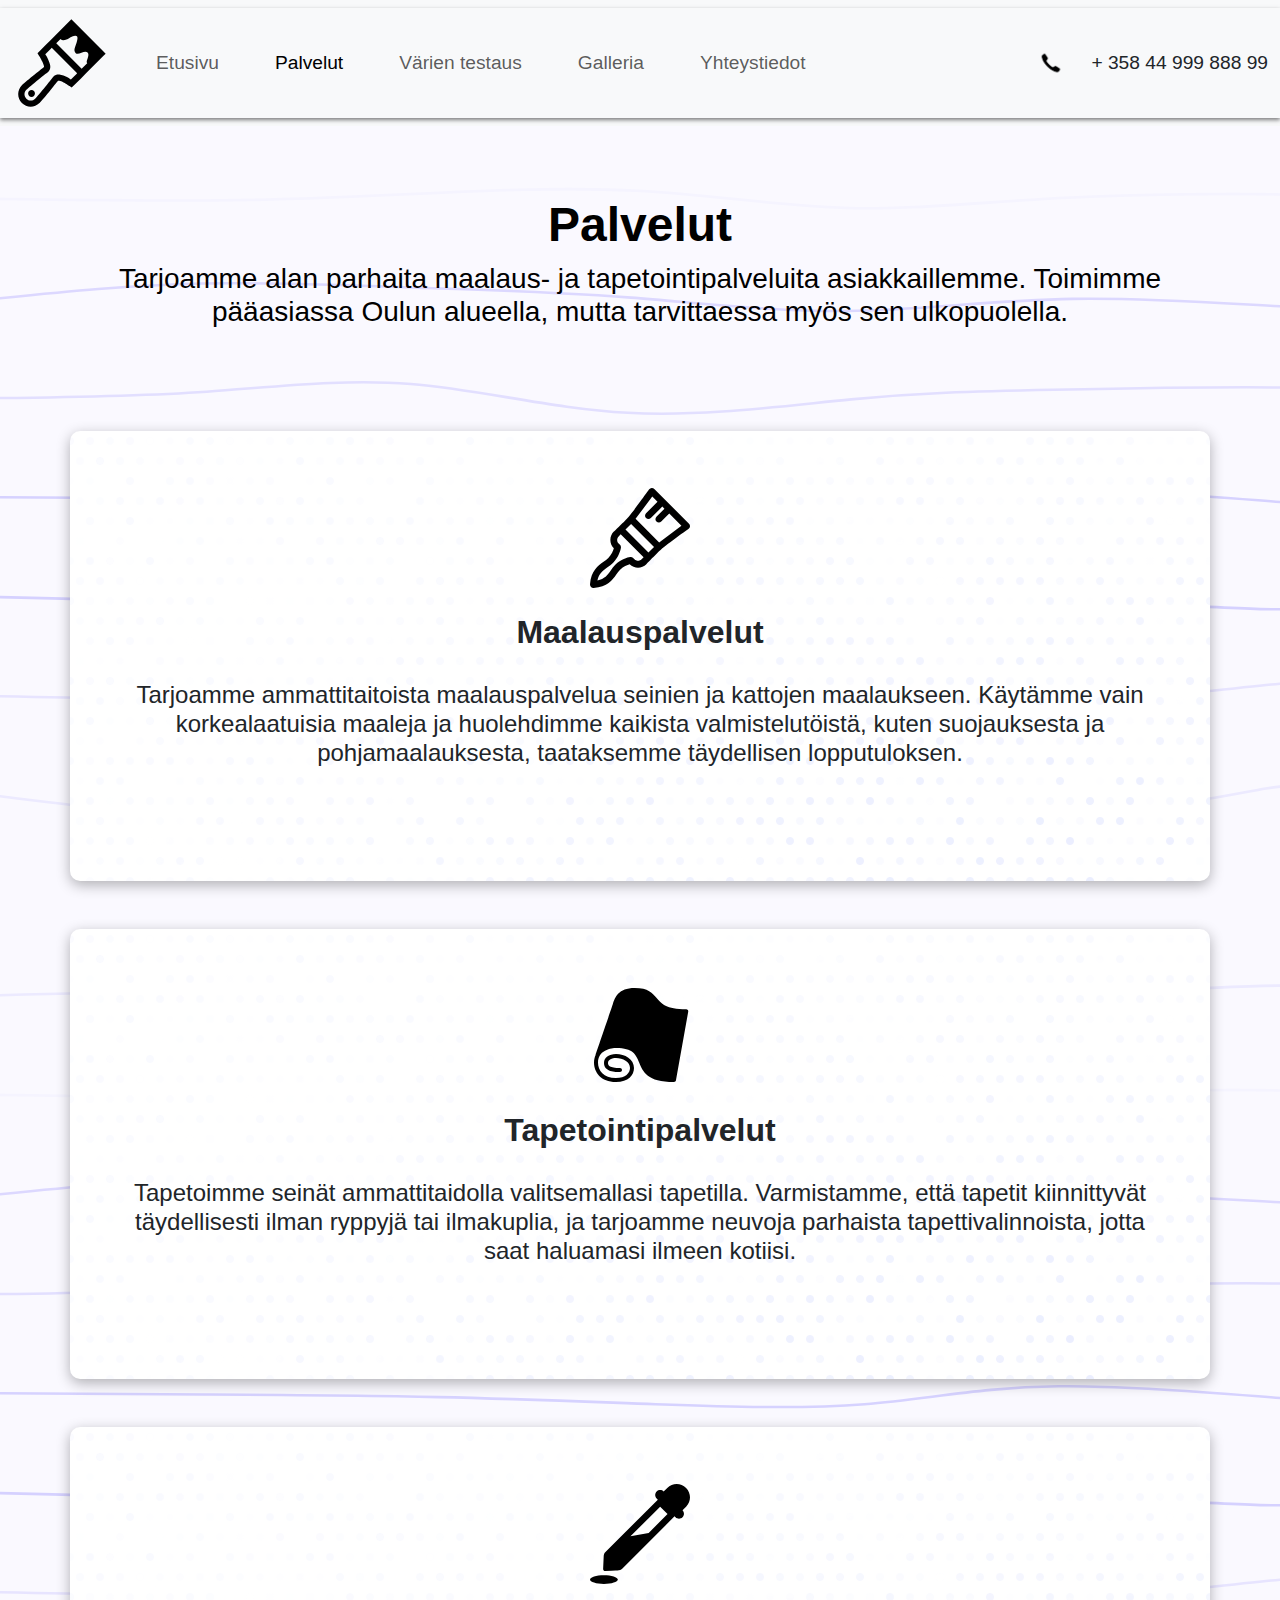
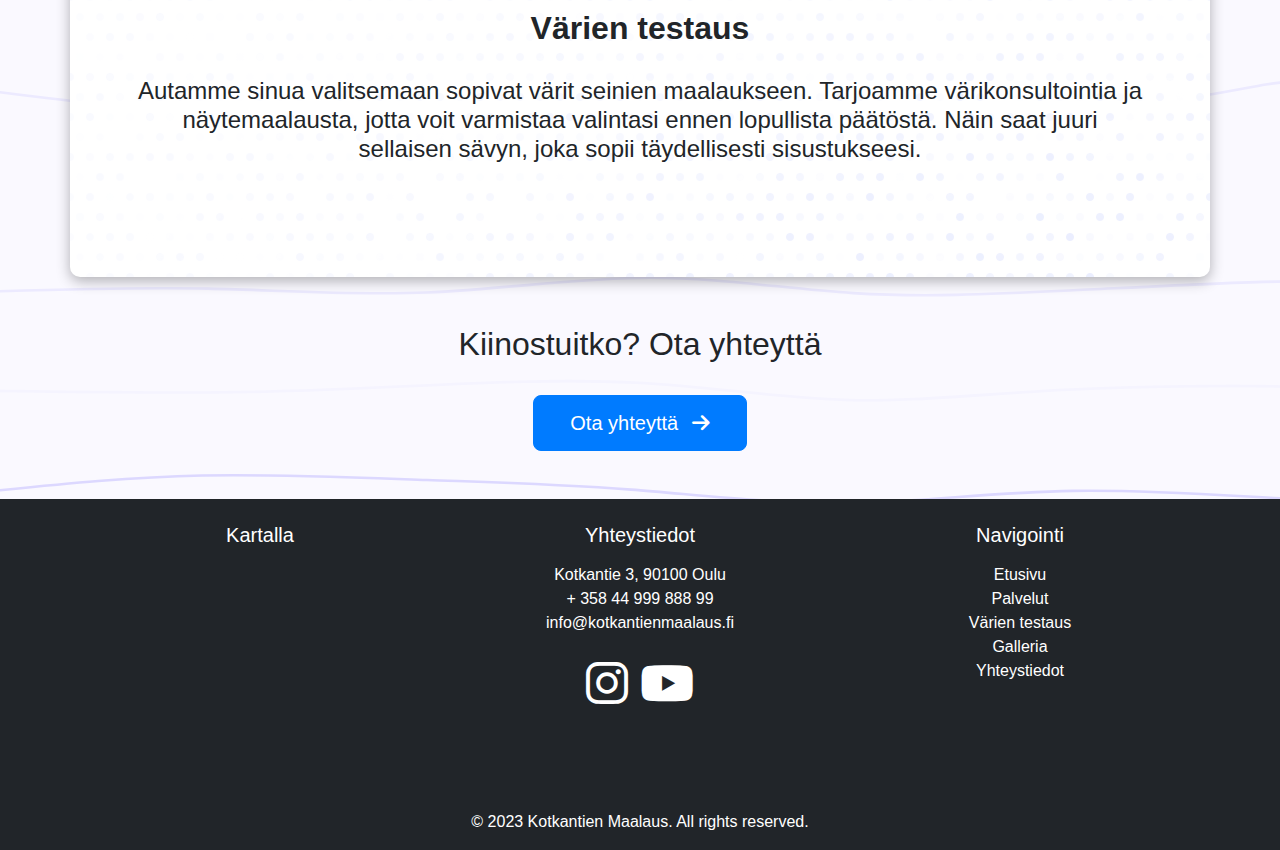
<file: html/Palvelut.html>
<!DOCTYPE html>
<html lang="fi">

<head>
    <meta charset="UTF-8">
    <meta name="viewport" content="width=device-width, initial-scale=1.0">
    <link href="https://cdn.jsdelivr.net/npm/bootstrap@5.3.3/dist/css/bootstrap.min.css" rel="stylesheet">
    <script src="https://cdn.jsdelivr.net/npm/bootstrap@5.3.3/dist/js/bootstrap.bundle.min.js"></script>
    <script src="../javascript/javascript.js"></script>
    <link rel="stylesheet" href="../css/style.css">
    <link rel="stylesheet" href="https://cdnjs.cloudflare.com/ajax/libs/font-awesome/6.0.0-beta3/css/all.min.css">

    <title>Palvelut</title></head>
    <link rel="icon" type="image/x-icon" href="images/logo.ico">
    <button id="backToTop" class="btn btn-primary" title="Back to Top">
        <i class="fas fa-chevron-up"></i>
    </button>
<body>
    <div class="loading-overlay">
        <div class="loader"></div>
    </div>
    <nav class="navbar navbar-expand-sm bg-light navbar-light">
        <div class="container-fluid">
            <a class="navbar-brand" href="index.html">
                <img src="images/logo.svg" alt="Logo" style="width:100px;">
            </a>
            <button class="navbar-toggler" type="button" data-bs-toggle="collapse" data-bs-target="#navbarNav">
                <span class="navbar-toggler-icon"></span>
            </button>
            <div class="collapse navbar-collapse" id="navbarNav">
                <ul class="navbar-nav me-auto">
                    <li class="nav-item">
                        <a class="nav-link" href="index.html">Etusivu</a>
                    </li>
                    <li class="nav-item">
                        <a class="nav-link active" href="Palvelut.html">Palvelut</a>
                    </li>
                    <li class="nav-item">
                        <a class="nav-link" href="Varit.html">Värien testaus</a>
                    </li>
                    <li class="nav-item">
                        <a class="nav-link" href="Galleria.html">Galleria</a>
                    </li>
                    <li class="nav-item">
                        <a class="nav-link" href="Yhteystiedot.html">Yhteystiedot</a>
                    </li>
                </ul>
                <div class="d-flex align-items-center">
                    <img src="images/phone.png" alt="phone" style="width:30px; margin-right: 10px;">
                    <a class="nav-link active" href="tel:+3584499988899">+ 358 44 999 888 99</a>
                </div>
            </div>
        </div>
    </nav>
    <section class="hero-section2">
        <div class="container">
            <h1>Palvelut</h1>
            <h3>Tarjoamme alan parhaita maalaus- ja tapetointipalveluita asiakkaillemme. Toimimme pääasiassa Oulun
                alueella, mutta tarvittaessa myös sen ulkopuolella.</h3><br>
        </div>
    </section>

    <div class="container mt-6">
        <div class="service-item">
            <img src="images/paint.svg" alt="paint" style="width:100px; margin: 25px;">
            <h2>Maalauspalvelut</h2>
            <h4>Tarjoamme ammattitaitoista maalauspalvelua seinien ja kattojen maalaukseen. Käytämme vain
                korkealaatuisia maaleja ja huolehdimme kaikista valmistelutöistä, kuten suojauksesta ja
                pohjamaalauksesta, taataksemme täydellisen lopputuloksen.</h4>
        </div>
    </div>
    <br><br>
    <div class="container mt-6">
        <div class="service-item">
            <img src="images/wallpaper.svg" alt="wallpaper" style="width:100px; margin: 25px;">
            <h2>Tapetointipalvelut</h2>
            <h4>Tapetoimme seinät ammattitaidolla valitsemallasi tapetilla. Varmistamme, että tapetit kiinnittyvät
                täydellisesti ilman ryppyjä tai ilmakuplia, ja tarjoamme neuvoja parhaista tapettivalinnoista, jotta
                saat haluamasi ilmeen kotiisi.</h4>
        </div>
    </div>
    <br><br>
    <div class="container mt-6">
        <div class="service-item">
            <img src="images/colorpick.svg" alt="colorpick" style="width:100px; margin: 25px;">
            <h2>Värien testaus</h2>
            <h4>Autamme sinua valitsemaan sopivat värit seinien maalaukseen. Tarjoamme värikonsultointia ja
                näytemaalausta, jotta voit varmistaa valintasi ennen lopullista päätöstä. Näin saat juuri sellaisen
                sävyn, joka sopii täydellisesti sisustukseesi.</h4>
        </div>
    </div>
    <br><br>

    <div style="text-align: center;">
        <h2>Kiinostuitko? Ota yhteyttä</h2><br>
        <a href="Yhteystiedot.html" class="btn btn-primary">Ota yhteyttä <i class="fas fa-arrow-right ms-2"></i></a>
      </div>
      
    <br><br>
    <footer>
        <div class="bg-dark text-white">
            <div class="container py-4">
                <div class="row justify-content-center text-center">
                    <div class="col-lg-4 mb-4 mb-lg-0">
                        <h5 class="text-white mb-3">Kartalla</h5>
                        <iframe
                            src="https://www.google.com/maps/embed?pb=!1m18!1m12!1m3!1d2087.8379692809362!2d25.508349977649235!3d65.00146934481731!2m3!1f0!2f0!3f0!3m2!1i1024!2i768!4f13.1!3m3!1m2!1s0x4681cd5aac2e0dcb%3A0xd0f738d563fe562d!2sKotkantie%203%2C%2090250%20Oulu%2C%20Suomi!5e1!3m2!1sfi!2sus!4v1717574402900!5m2!1sfi!2sus"
                            width="400" height="200" style="border:0;" allowfullscreen="" loading="lazy"
                            referrerpolicy="no-referrer-when-downgrade"></iframe>
                    </div>
                    <div class="col-lg-4 mb-4 mb-lg-0">
                        <h5 class="text-white mb-3">Yhteystiedot</h5>
                        <ul class="list-unstyled mb-0">
                            <li><a href="https://maps.app.goo.gl/LrHc7cmNsEPh6Z8Y8" class="text-white">Kotkantie 3,
                                    90100 Oulu</a></li>
                            <li><a href="tel:+3584499988899" class="text-white">+ 358 44 999 888 99</a></li>
                            <li><a href="mailto:info@kotkantienmaalaus.fi"
                                    class="text-white">info@kotkantienmaalaus.fi</a></li>
                        </ul>
                        <br>
                        <div class="social-icons">
                            <a href="https://www.instagram.com/osaopalvelut/" class="text-white me-2">
                                <i class="fab fa-instagram fa-3x"></i>
                            </a>
                            <a href="https://www.youtube.com/channel/UC3Iqv_zEnWSkxxi4hhwwvzQ" class="text-white">
                                <i class="fab fa-youtube fa-3x"></i>
                            </a>
                        </div>
                    </div>
                    <div class="col-lg-4">
                        <h5 class="text-white mb-3">Navigointi</h5>
                        <ul class="list-unstyled mb-0">
                            <li><a href="index.html" class="text-white">Etusivu</a></li>
                            <li><a href="Palvelut.html" class="text-white">Palvelut</a></li>
                            <li><a href="Varit.html" class="text-white">Värien testaus</a></li>
                            <li><a href="Galleria.html" class="text-white">Galleria</a></li>
                            <li><a href="Yhteystiedot.html" class="text-white">Yhteystiedot</a></li>
                        </ul>
                    </div>
                </div>
            </div>
            <div class="text-center py-3">
                <p class="mb-0">© 2023 Kotkantien Maalaus. All rights reserved.</p>
            </div>
        </div>
    </footer>
</body>

</html>
</file>
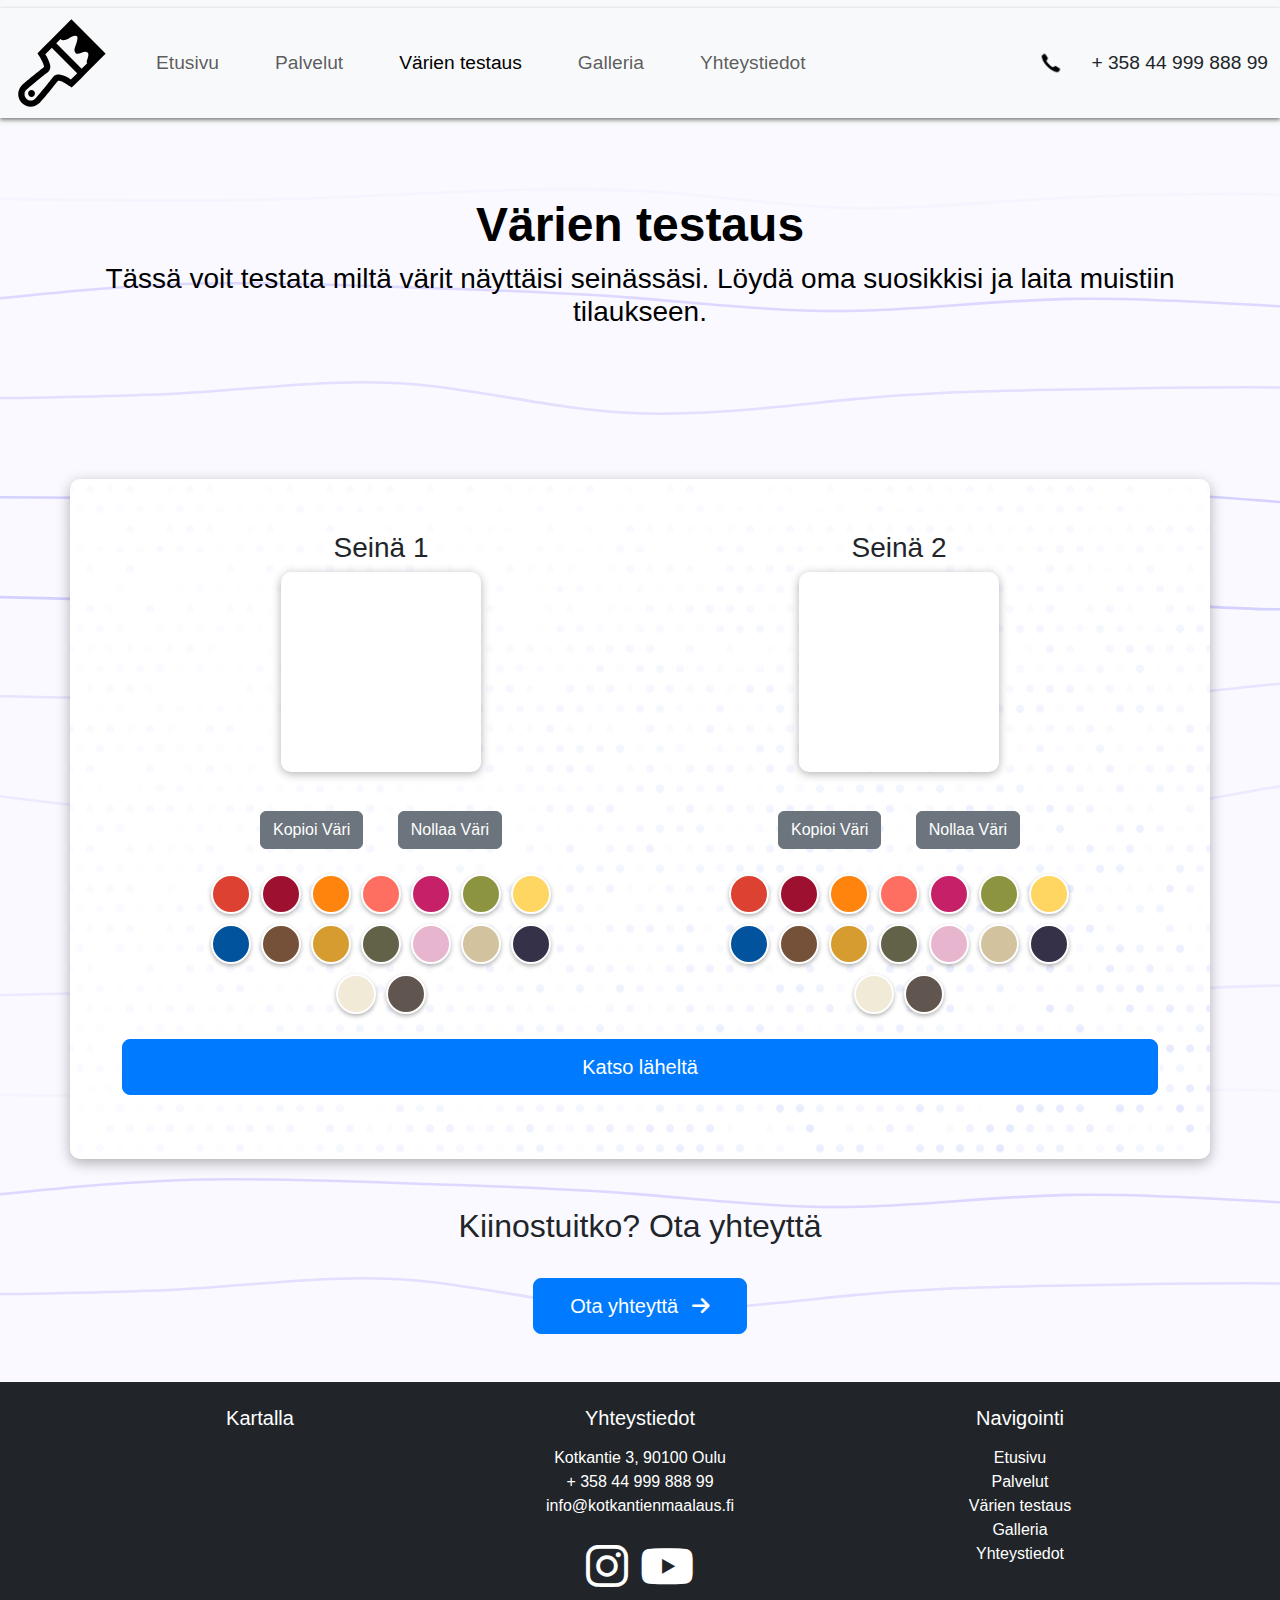
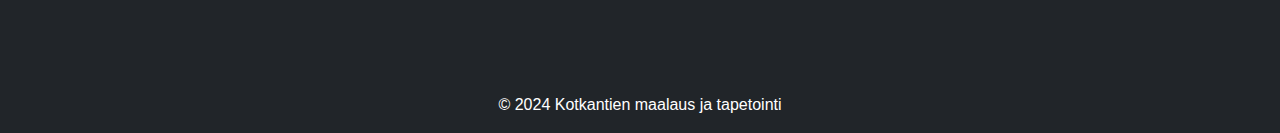
<file: html/Varit.html>
<!DOCTYPE html>
<html lang="fi">

<head>
    <meta charset="UTF-8">
    <meta name="viewport" content="width=device-width, initial-scale=1.0">
    <link href="https://cdn.jsdelivr.net/npm/bootstrap@5.3.3/dist/css/bootstrap.min.css" rel="stylesheet">
    <script src="https://cdn.jsdelivr.net/npm/bootstrap@5.3.3/dist/js/bootstrap.bundle.min.js"></script>
    <script src="../javascript/varit.js"></script>
    <link rel="stylesheet" href="../css/style.css">
    <link rel="stylesheet" href="https://cdnjs.cloudflare.com/ajax/libs/font-awesome/6.0.0-beta3/css/all.min.css">

    <title>Värien testaus</title>
    <link rel="icon" type="image/x-icon" href="images/logo.ico">
</head>
<button id="backToTop" class="btn btn-primary" title="Back to Top">
    <i class="fas fa-chevron-up"></i>
</button>
<body>
    <div class="loading-overlay">
        <div class="loader"></div>
    </div>
    <nav class="navbar navbar-expand-sm bg-light navbar-light">
        <div class="container-fluid">
            <a class="navbar-brand" href="index.html">
                <img src="images/logo.svg" alt="Logo" style="width:100px;">
            </a>
            <button class="navbar-toggler" type="button" data-bs-toggle="collapse" data-bs-target="#navbarNav">
                <span class="navbar-toggler-icon"></span>
            </button>
            <div class="collapse navbar-collapse" id="navbarNav">
                <ul class="navbar-nav me-auto">
                    <li class="nav-item">
                        <a class="nav-link" href="index.html">Etusivu</a>
                    </li>
                    <li class="nav-item">
                        <a class="nav-link" href="Palvelut.html">Palvelut</a>
                    </li>
                    <li class="nav-item">
                        <a class="nav-link active" href="Varit.html">Värien testaus</a>
                    </li>
                    <li class="nav-item">
                        <a class="nav-link" href="Galleria.html">Galleria</a>
                    </li>
                    <li class="nav-item">
                        <a class="nav-link" href="Yhteystiedot.html">Yhteystiedot</a>
                    </li>
                </ul>
                <div class="d-flex align-items-center">
                    <img src="images/phone.png" alt="phone" style="width:30px; margin-right: 10px;">
                    <a class="nav-link active" href="tel:+3584499988899">+ 358 44 999 888 99</a>
                </div>
            </div>
        </div>
    </nav>
    <section class="hero-section2">
        <div class="container">
            <h1>Värien testaus</h1>
            <h3>Tässä voit testata miltä värit näyttäisi seinässäsi. Löydä oma suosikkisi ja laita muistiin tilaukseen.
            </h3><br>
        </div>
    </section>
    <div class="container mt-5">
        <div class="row">
            <div class="col-md-6">
                <div class="color-palette">
                    <div class="color-testing">
                        <h3>Seinä 1</h3>
                        <div id="test-area-1" class="test-area"></div>
                    </div>
                </div>
                <div class="row mt-4">
                    <div class="col text-center">
                        <button class="btn btn-secondary" onclick="copyCurrentColor('test-area-1')">Kopioi Väri</button>

                        <button class="btn btn-secondary" onclick="resetColor('test-area-1')">Nollaa Väri</button>
                    </div>
                </div>
                <div class="colors">
                    <!-- 16 color buttons for Palette 1 -->
                    <button class="color" style="background-color: #DD4132;" data-color-name="Fiesta"
                        onclick="changeDivColor('#DD4132', 'test-area-1')"></button>
                    <button class="color" style="background-color: #9E1030;" data-color-name="Jester Red"
                        onclick="changeDivColor('#9E1030', 'test-area-1')"></button>
                    <button class="color" style="background-color: #FE840E;" data-color-name="Turmeric"
                        onclick="changeDivColor('#FE840E', 'test-area-1')"></button>
                    <button class="color" style="background-color: #FF6F61;" data-color-name="Living Coral"
                        onclick="changeDivColor('#FF6F61', 'test-area-1')"></button>
                    <button class="color" style="background-color: #C62168;" data-color-name="Pink Peacock"
                        onclick="changeDivColor('#C62168', 'test-area-1')"></button>
                    <button class="color" style="background-color: #8D9440;" data-color-name="Pepper Stem"
                        onclick="changeDivColor('#8D9440', 'test-area-1')"></button>
                    <button class="color" style="background-color: #FFD662;" data-color-name="Aspen Gold"
                        onclick="changeDivColor('#FFD662', 'test-area-1')"></button>
                    <button class="color" style="background-color: #00539C;" data-color-name="Princess Blue"
                        onclick="changeDivColor('#00539C', 'test-area-1')"></button>
                    <button class="color" style="background-color: #755139;" data-color-name="Toffee"
                        onclick="changeDivColor('#755139', 'test-area-1')"></button>
                    <button class="color" style="background-color: #D69C2F;" data-color-name="Mango Mojito"
                        onclick="changeDivColor('#D69C2F', 'test-area-1')"></button>
                    <button class="color" style="background-color: #616247;" data-color-name="Terrarium Moss"
                        onclick="changeDivColor('#616247', 'test-area-1')"></button>
                    <button class="color" style="background-color: #E8B5CE;" data-color-name="Sweet Lilac"
                        onclick="changeDivColor('#E8B5CE', 'test-area-1')"></button>
                    <button class="color" style="background-color: #D2C29D;" data-color-name="Soybean"
                        onclick="changeDivColor('#D2C29D', 'test-area-1')"></button>
                    <button class="color" style="background-color: #343148;" data-color-name="Eclipse"
                        onclick="changeDivColor('#343148', 'test-area-1')"></button>
                    <button class="color" style="background-color: #F0EAD6;" data-color-name="Sweet Corn"
                        onclick="changeDivColor('#F0EAD6', 'test-area-1')"></button>
                    <button class="color" style="background-color: #615550;" data-color-name="Brown Granite"
                        onclick="changeDivColor('#615550', 'test-area-1')"></button>

                </div>
            </div>
            <div class="col-md-6">
                <div class="color-palette">
                    <div class="color-testing">
                        <h3>Seinä 2</h3>
                        <div id="test-area-2" class="test-area"></div>
                    </div>
                </div>
                <div class="row mt-4">
                    <div class="col text-center">
                        <button class="btn btn-secondary" onclick="copyCurrentColor('test-area-2')">Kopioi Väri</button>

                        <button class="btn btn-secondary" onclick="resetColor('test-area-2')">Nollaa Väri</button>
                    </div>

                </div>

                <div class="colors">
                    <!-- 16 color buttons for Palette 1 -->
                    <button class="color" style="background-color: #DD4132;" data-color-name="Fiesta"
                        onclick="changeDivColor('#DD4132', 'test-area-2')"></button>
                    <button class="color" style="background-color: #9E1030;" data-color-name="Jester Red"
                        onclick="changeDivColor('#9E1030', 'test-area-2')"></button>
                    <button class="color" style="background-color: #FE840E;" data-color-name="Turmeric"
                        onclick="changeDivColor('#FE840E', 'test-area-2')"></button>
                    <button class="color" style="background-color: #FF6F61;" data-color-name="Living Coral"
                        onclick="changeDivColor('#FF6F61', 'test-area-2')"></button>
                    <button class="color" style="background-color: #C62168;" data-color-name="Pink Peacock"
                        onclick="changeDivColor('#C62168', 'test-area-2')"></button>
                    <button class="color" style="background-color: #8D9440;" data-color-name="Pepper Stem"
                        onclick="changeDivColor('#8D9440', 'test-area-2')"></button>
                    <button class="color" style="background-color: #FFD662;" data-color-name="Aspen Gold"
                        onclick="changeDivColor('#FFD662', 'test-area-2')"></button>
                    <button class="color" style="background-color: #00539C;" data-color-name="Princess Blue"
                        onclick="changeDivColor('#00539C', 'test-area-2')"></button>
                    <button class="color" style="background-color: #755139;" data-color-name="Toffee"
                        onclick="changeDivColor('#755139', 'test-area-2')"></button>
                    <button class="color" style="background-color: #D69C2F;" data-color-name="Mango Mojito"
                        onclick="changeDivColor('#D69C2F', 'test-area-2')"></button>
                    <button class="color" style="background-color: #616247;" data-color-name="Terrarium Moss"
                        onclick="changeDivColor('#616247', 'test-area-2')"></button>
                    <button class="color" style="background-color: #E8B5CE;" data-color-name="Sweet Lilac"
                        onclick="changeDivColor('#E8B5CE', 'test-area-2')"></button>
                    <button class="color" style="background-color: #D2C29D;" data-color-name="Soybean"
                        onclick="changeDivColor('#D2C29D', 'test-area-2')"></button>
                    <button class="color" style="background-color: #343148;" data-color-name="Eclipse"
                        onclick="changeDivColor('#343148', 'test-area-2')"></button>
                    <button class="color" style="background-color: #F0EAD6;" data-color-name="Sweet Corn"
                        onclick="changeDivColor('#F0EAD6', 'test-area-2')"></button>
                    <button class="color" style="background-color: #615550;" data-color-name="Brown Granite"
                        onclick="changeDivColor('#615550', 'test-area-2')"></button>

                </div>
            </div>   
            <button class="btn btn-primary btn-lg" onclick="showColorsInModal()">
                Katso läheltä
            </button>

            <div class="modal fade" id="colorModal" tabindex="-1" aria-labelledby="colorModalLabel" aria-hidden="true">
                <div class="modal-dialog modal-lg">
                    <div class="modal-content">
                        <div class="modal-header">
                            <h5 class="modal-title" id="colorModalLabel">Värien yhdistelmä</h5>
                            <button type="button" class="btn-close" data-bs-dismiss="modal" aria-label="Close"></button>
                        </div>
                        <div class="modal-body">
                            <div class="row">
                                <div class="col-md-6">
                                    <div id="modal-test-area-1" class="modal-test-area"></div>
                                </div>
                                <div class="col-md-6">
                                    <div id="modal-test-area-2" class="modal-test-area"></div>
                                </div>
                            </div>
                        </div>
                        <div class="modal-footer">
                            <button type="button" class="btn btn-secondary" data-bs-dismiss="modal">Sulje</button>
                        </div>
                    </div>
                </div>
            </div>
        </div>
    </div>
    <br><br>
    <div style="text-align: center;">
        <h2>Kiinostuitko? Ota yhteyttä</h2><br>
        <a href="Yhteystiedot.html" class="btn btn-primary">Ota yhteyttä <i class="fas fa-arrow-right ms-2"></i></a>
      </div>
      <br><br>
    <footer>
        <div class="bg-dark text-white">
            <div class="container py-4">
                <div class="row justify-content-center text-center">
                    <div class="col-lg-4 mb-4 mb-lg-0">
                        <h5 class="text-white mb-3">Kartalla</h5>
                        <iframe
                            src="https://www.google.com/maps/embed?pb=!1m18!1m12!1m3!1d2087.8379692809362!2d25.508349977649235!3d65.00146934481731!2m3!1f0!2f0!3f0!3m2!1i1024!2i768!4f13.1!3m3!1m2!1s0x4681cd5aac2e0dcb%3A0xd0f738d563fe562d!2sKotkantie%203%2C%2090250%20Oulu%2C%20Suomi!5e1!3m2!1sfi!2sus!4v1717574402900!5m2!1sfi!2sus"
                            width="400" height="200" style="border:0;" allowfullscreen="" loading="lazy"
                            referrerpolicy="no-referrer-when-downgrade"></iframe>
                    </div>
                    <div class="col-lg-4 mb-4 mb-lg-0">
                        <h5 class="text-white mb-3">Yhteystiedot</h5>
                        <ul class="list-unstyled mb-0">
                            <li><a href="https://maps.app.goo.gl/LrHc7cmNsEPh6Z8Y8" class="text-white">Kotkantie 3,
                                    90100 Oulu</a></li>
                            <li><a href="tel:+3584499988899" class="text-white">+ 358 44 999 888 99</a></li>
                            <li><a href="mailto:info@kotkantienmaalaus.fi"
                                    class="text-white">info@kotkantienmaalaus.fi</a></li>
                        </ul>
                        <br>
                        <div class="social-icons">
                            <a href="https://www.instagram.com/osaopalvelut/" class="text-white me-2">
                                <i class="fab fa-instagram fa-3x"></i>
                            </a>
                            <a href="https://www.youtube.com/channel/UC3Iqv_zEnWSkxxi4hhwwvzQ" class="text-white">
                                <i class="fab fa-youtube fa-3x"></i>
                            </a>
                        </div>
                    </div>
                    <div class="col-lg-4">
                        <h5 class="text-white mb-3">Navigointi</h5>
                        <ul class="list-unstyled mb-0">
                            <li><a href="index.html" class="text-white">Etusivu</a></li>
                            <li><a href="Palvelut.html" class="text-white">Palvelut</a></li>
                            <li><a href="Varit.html" class="text-white">Värien testaus</a></li>
                            <li><a href="Galleria.html" class="text-white">Galleria</a></li>
                            <li><a href="Yhteystiedot.html" class="text-white">Yhteystiedot</a></li>
                        </ul>
                    </div>
                </div>
            </div>
            <div class="bg-dark text-white text-center py-3">
                © 2024 Kotkantien maalaus ja tapetointi
            </div>
        </div>
    </footer>
</body>

</html>
</file>
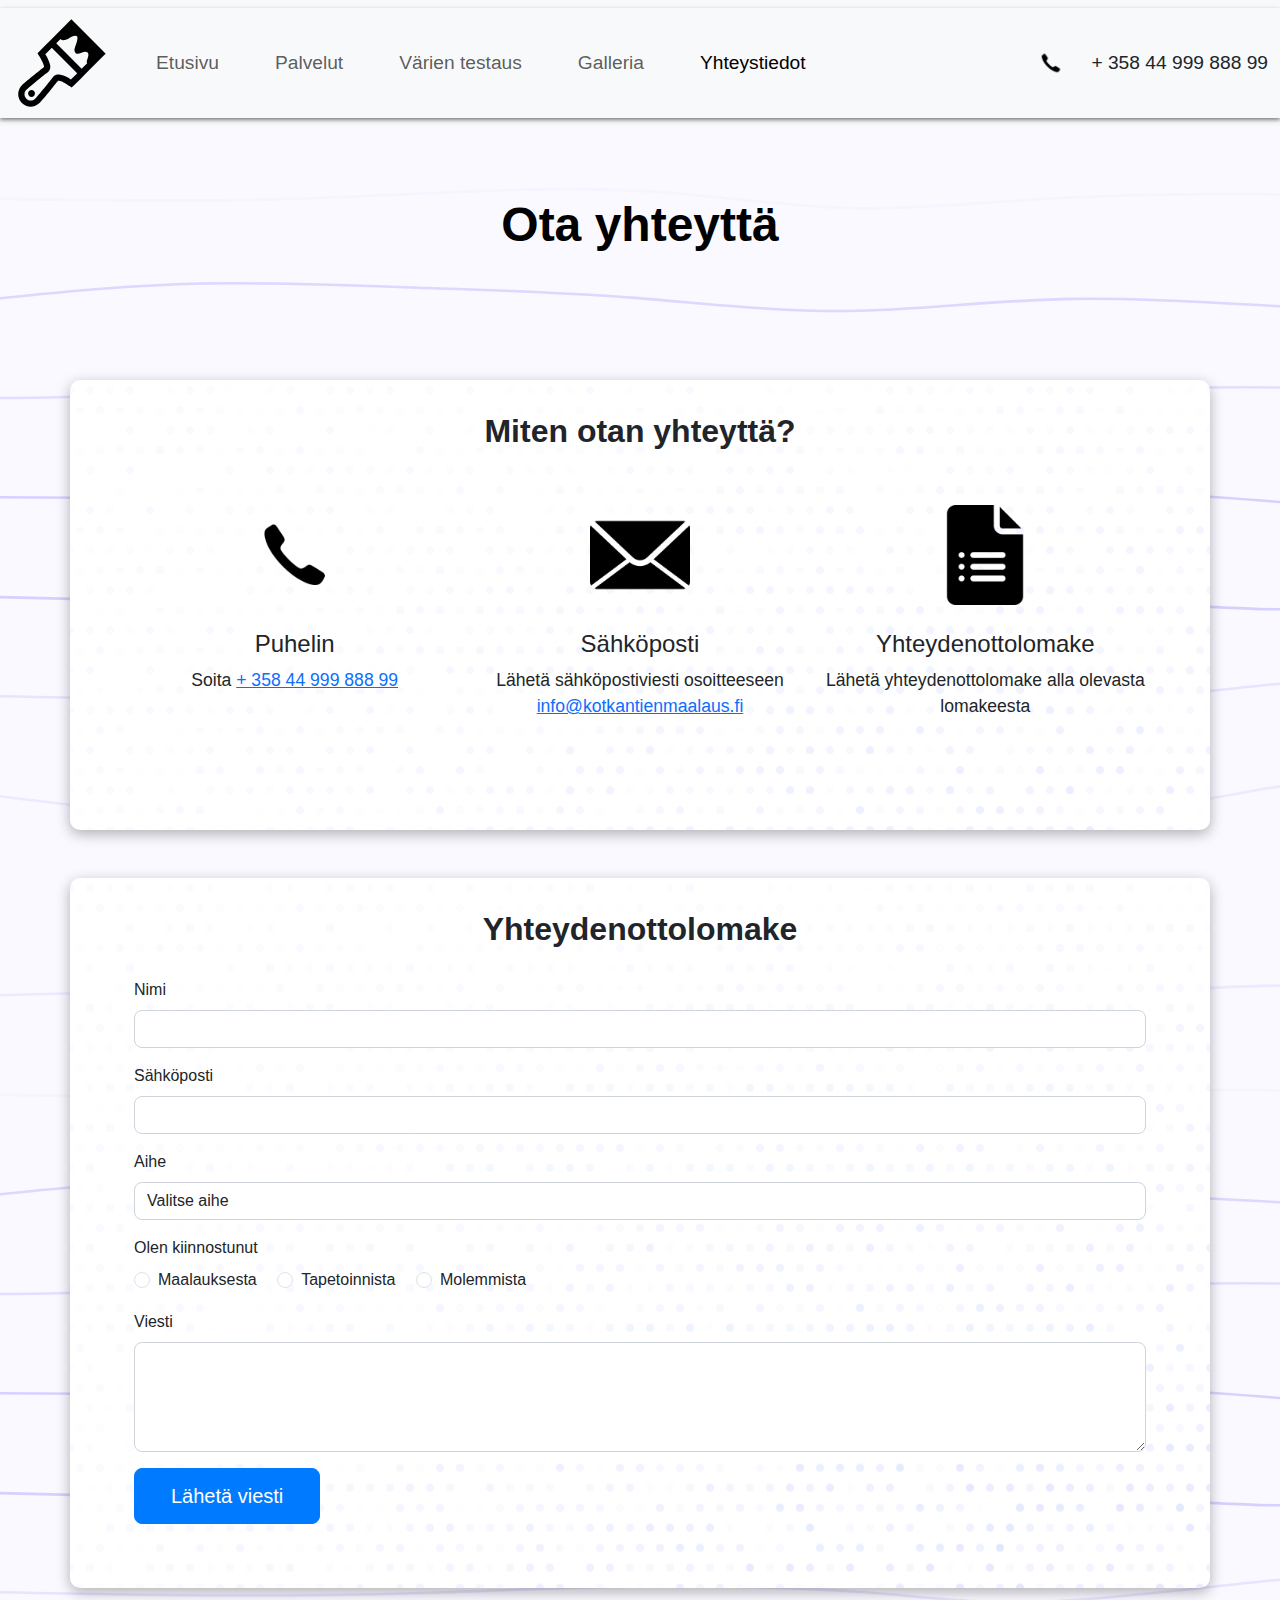
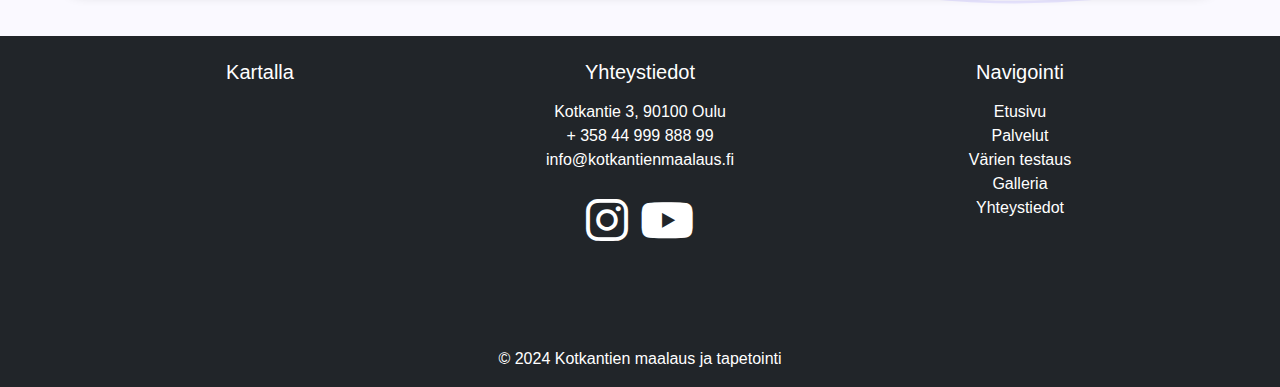
<file: html/Yhteystiedot.html>
<!DOCTYPE html>
<html lang="fi">

<head>
    <meta charset="UTF-8">
    <meta name="viewport" content="width=device-width, initial-scale=1.0">
    <link href="https://cdn.jsdelivr.net/npm/bootstrap@5.3.3/dist/css/bootstrap.min.css" rel="stylesheet">
    <script src="https://cdn.jsdelivr.net/npm/bootstrap@5.3.3/dist/js/bootstrap.bundle.min.js"></script>
    <script src="../javascript/javascript.js"></script>
    <link rel="stylesheet" href="../css/style.css">
    <link rel="stylesheet" href="https://cdnjs.cloudflare.com/ajax/libs/font-awesome/6.0.0-beta3/css/all.min.css">

    <title>Yhteystiedot</title>
    <link rel="icon" type="image/x-icon" href="images/logo.ico">
</head>
<button id="backToTop" class="btn btn-primary" title="Back to Top">
    <i class="fas fa-chevron-up"></i>
</button>
<body>
    <div class="loading-overlay">
        <div class="loader"></div>
    </div>
    <nav class="navbar navbar-expand-sm bg-light navbar-light">
        <div class="container-fluid">
            <a class="navbar-brand" href="index.html">
                <img src="images/logo.svg" alt="Logo" style="width:100px;">
            </a>
            <button class="navbar-toggler" type="button" data-bs-toggle="collapse" data-bs-target="#navbarNav">
                <span class="navbar-toggler-icon"></span>
            </button>
            <div class="collapse navbar-collapse" id="navbarNav">
                <ul class="navbar-nav me-auto">
                    <li class="nav-item">
                        <a class="nav-link" href="index.html">Etusivu</a>
                    </li>
                    <li class="nav-item">
                        <a class="nav-link" href="Palvelut.html">Palvelut</a>
                    </li>
                    <li class="nav-item">
                        <a class="nav-link" href="Varit.html">Värien testaus</a>
                    </li>
                    <li class="nav-item">
                        <a class="nav-link" href="Galleria.html">Galleria</a>
                    </li>
                    <li class="nav-item">
                        <a class="nav-link active" href="Yhteystiedot.html">Yhteystiedot</a>
                    </li>
                </ul>
                <div class="d-flex align-items-center">
                    <img src="images/phone.png" alt="phone" style="width:30px; margin-right: 10px;">
                    <a class="nav-link active" href="tel:+3584499988899">+ 358 44 999 888 99</a>
                </div>
            </div>
        </div>
    </nav>
    <section class="hero-section2">
        <div class="container">
            <h1>Ota yhteyttä</h1>
        </div>
    </section>
    <div class="container mt-5">
        <h2>Miten otan yhteyttä?</h2>
        <div class="row">
            <div class="col-md-4 text-center">
                <a href="tel:+3584499988899">
                    <img src="images/phone.png" alt="paint" style="width:100px; margin: 25px;">
                </a>
                <h3>Puhelin</h3>
                <p>Soita <a href="tel:+3584499988899">+ 358 44 999 888 99</a></p>
            </div>
            
            <div class="col-md-4 text-center">
                <a href="mailto:info@kotkantienmaalaus.fi">
                <img src="images/email.png" alt="wallpaper" style="width:100px; margin: 25px;">
            </a>
                <h3>Sähköposti</h3>
                <p>Lähetä sähköpostiviesti osoitteeseen <a
                        href="mailto:info@kotkantienmaalaus.fi">info@kotkantienmaalaus.fi</a> </p>
            </div>
            <div class="col-md-4 text-center">
                <img src="images/form.png" alt="color pick" style="width:100px; margin: 25px;">
                <h3>Yhteydenottolomake</h3>
                <p>Lähetä yhteydenottolomake alla olevasta lomakeesta</p>
            </div>
        </div>
    </div>
    <div class="container mt-5">
        <h2>Yhteydenottolomake</h2>
        <form id="contactForm" action="#" method="POST" novalidate>
            <!-- Lomakkeen kentät -->
            <div class="mb-3">
                <label for="name" class="form-label">Nimi</label>
                <input type="text" class="form-control" id="name" name="name" required>
                <div class="invalid-feedback">Ole hyvä ja anna nimesi.</div>
            </div>
            <div class="mb-3">
                <label for="email" class="form-label">Sähköposti</label>
                <input type="email" class="form-control" id="email" name="email" required>
                <div class="invalid-feedback">Ole hyvä ja anna sähköpostiosoitteesi.</div>
            </div>
            <div class="mb-3">
                <label for="subject" class="form-label">Aihe</label>
                <select class="form-control" id="subject" name="subject" required>
                    <option value="" disabled selected>Valitse aihe</option>
                    <option value="Yleinen tiedustelu">Yleinen tiedustelu</option>
                    <option value="Palautetta">Palautetta</option>
                    <option value="Tarjouspyyntö">Tarjouspyyntö</option>
                    <option value="Muu">Muu</option>
                </select>
                <div class="invalid-feedback">Ole hyvä ja valitse aihe.</div>
            </div>
            <div class="mb-3">
                <label for="interest" class="form-label">Olen kiinnostunut</label>
                <div>
                    <div class="form-check form-check-inline">
                        <input class="form-check-input" type="radio" name="interest" id="painting" value="Maalauksesta" required>
                        <label class="form-check-label" for="painting">Maalauksesta</label>
                    </div>
                    <div class="form-check form-check-inline">
                        <input class="form-check-input" type="radio" name="interest" id="wallpapering" value="Tapetoinnista" required>
                        <label class="form-check-label" for="wallpapering">Tapetoinnista</label>
                    </div>
                    <div class="form-check form-check-inline">
                        <input class="form-check-input" type="radio" name="interest" id="both" value="Molemmista" required>
                        <label class="form-check-label" for="both">Molemmista</label>
                    </div>
                    <div class="invalid-feedback">Ole hyvä ja valitse yksi vaihtoehto.</div>
                </div>
            </div>
            <div class="mb-3">
                <label for="message" class="form-label">Viesti</label>
                <textarea class="form-control" id="message" name="message" rows="4" required></textarea>
                <div class="invalid-feedback">Ole hyvä ja kirjoita viestisi.</div>
            </div>
            <button type="submit" class="btn btn-primary">Lähetä viesti</button>
        </form></div>
    <br><br>
    <footer>
        <div class="bg-dark text-white">
            <div class="container py-4">
                <div class="row justify-content-center text-center">
                    <div class="col-lg-4 mb-4 mb-lg-0">
                        <h5 class="text-white mb-3">Kartalla</h5>
                        <iframe
                            src="https://www.google.com/maps/embed?pb=!1m18!1m12!1m3!1d2087.8379692809362!2d25.508349977649235!3d65.00146934481731!2m3!1f0!2f0!3f0!3m2!1i1024!2i768!4f13.1!3m3!1m2!1s0x4681cd5aac2e0dcb%3A0xd0f738d563fe562d!2sKotkantie%203%2C%2090250%20Oulu%2C%20Suomi!5e1!3m2!1sfi!2sus!4v1717574402900!5m2!1sfi!2sus"
                            width="400" height="200" style="border:0;" allowfullscreen="" loading="lazy"
                            referrerpolicy="no-referrer-when-downgrade"></iframe>
                    </div>
                    <div class="col-lg-4 mb-4 mb-lg-0">
                        <h5 class="text-white mb-3">Yhteystiedot</h5>
                        <ul class="list-unstyled mb-0">
                            <li><a href="https://maps.app.goo.gl/LrHc7cmNsEPh6Z8Y8" class="text-white">Kotkantie 3,
                                    90100 Oulu</a></li>
                            <li><a href="tel:+3584499988899" class="text-white">+ 358 44 999 888 99</a></li>
                            <li><a href="mailto:info@kotkantienmaalaus.fi"
                                    class="text-white">info@kotkantienmaalaus.fi</a></li>
                        </ul>
                        <br>
                        <div class="social-icons">
                            <a href="https://www.instagram.com/osaopalvelut/" class="text-white me-2">
                                <i class="fab fa-instagram fa-3x"></i>
                            </a>
                            <a href="https://www.youtube.com/channel/UC3Iqv_zEnWSkxxi4hhwwvzQ" class="text-white">
                                <i class="fab fa-youtube fa-3x"></i>
                            </a>
                        </div>
                    </div>
                    <div class="col-lg-4">
                        <h5 class="text-white mb-3">Navigointi</h5>
                        <ul class="list-unstyled mb-0">
                            <li><a href="index.html" class="text-white">Etusivu</a></li>
                            <li><a href="Palvelut.html" class="text-white">Palvelut</a></li>
                            <li><a href="Varit.html" class="text-white">Värien testaus</a></li>
                            <li><a href="Galleria.html" class="text-white">Galleria</a></li>
                            <li><a href="Yhteystiedot.html" class="text-white">Yhteystiedot</a></li>
                        </ul>
                    </div>
                </div>
            </div>
            <div class="bg-dark text-white text-center py-3">
                © 2024 Kotkantien maalaus ja tapetointi
            </div>
        </div>
    </footer>
</body>

</html>
</file>
<file: css/style.css>
body {
    font-family: Arial, sans-serif;
    background-image: url('images/magicpattern-wave-generator-1718778646222.svg');
    background-size:contain;
}



.navbar-nav .nav-link {
    font-size: 1.2rem;
    margin-right: 20px;
    margin-left: 20px;
    transition: color 0.2s ease, transform 0.2s ease;
    text-decoration: none;
}

.navbar-nav .nav-link:hover {
    color: #000000;
    transform: scale(1.1);
}

.d-flex .nav-link {
    font-size: 1.2rem;
    margin-left: 15px;
    text-decoration: none;
}

.d-flex img {
    width: 30px;
    margin-right: 15px;
}

button:hover,
.btn-primary:hover,
.btn-secondary:hover {
    transform: scale(1.05);
    transition: transform 0.2s ease;
}

.container-fluid h1 {
    font-size: 3rem;
}

.container-fluid {
    box-shadow: 0 2px 4px rgba(0, 0, 0, 0.5);
}


.text {
    position: absolute;
    top: 50%;
    left: 50%;
    transform: translate(-50%, -50%);
    z-index: 2;
    color: black;
    text-align: center;
}

h1 {
    font-size: 3rem;
    font-weight: bold;
}

.container h2 {
    text-align: center;
    margin-bottom: 30px;
    font-weight: bold;
}

.col-md-4 {
    margin-bottom: 30px;
}

.col-md-4 h3 {
    font-size: 1.5rem;
}

.col-md-4 p {
    font-size: 1.1rem;
}

/* Add styles for color palette and testing area */
.color-palette {
    margin-bottom: 20px;
}

.colors {
    display: flex;
    flex-wrap: wrap;
    justify-content: center;
    /* Keskitä vaakasuunnassa */
    gap: 10px;
    /* Väli napin ja toisen välillä */
    width: 75%;
    /* Dynaaminen leveys */
    margin: 0 auto;
    /* Keskittää vaakasuunnassa */
    margin-bottom: 25px;
    /* Alareunaan marginaali */
}


.color {
    width: 40px;
    height: 40px;
    border-radius: 50%;
    border: 2px solid #fff;
    box-shadow: 0 2px 4px rgba(0, 0, 0, 0.3);
    cursor: pointer;
    transition: transform 0.2s ease;

}

.color:hover {
    transform: scale(1.1);
}

.color-testing {
    margin-top: 20px;
    text-align: center;

}

.test-area {
    display: flex;
    justify-content: center;
    align-items: center;
    width: 200px;
    height: 200px;
    background-color: #fff;
    margin: 0 auto;
    border-radius: 10px;
    box-shadow: 0 2px 10px rgba(0, 0, 0, 0.3);
}

.btn-secondary {
    margin: 15px;
    margin-bottom: 25px;

}

footer a {
    text-decoration: none;
}

footer a:hover {
    text-decoration: underline;
}

.mt-5 {
    background-color: rgb(250, 251, 255);
    border-radius: 10px;
    padding: 2.5%;
    padding-left: 5%;
    padding-bottom: 5%;
    padding-right: 5%;
    box-shadow: 0 4px 14px rgba(0, 0, 0, 0.3);
    background-image: url('images/magicpattern-polka-dot-pattern-1718778258230.png');
    background-size: auto;
}

.mt-6 {
    background-color: rgb(250, 251, 255);
    border-radius: 10px;
    padding: 2.5%;
    padding-left: 5%;
    padding-bottom: 5%;
    padding-right: 5%;
    box-shadow: 0 4px 14px rgba(0, 0, 0, 0.3);
    background-image: url('images/magicpattern-polka-dot-pattern-1718778258230.png');
    background-size: auto;
    display: flex;
    justify-content: center;
    align-items: column;
    min-height: 50vh;
    /* Ensure full viewport height */
}

/* Kuvien koon määrittely */
.gallery-image {
    width: 100%;
    height: 300px;
    /* Määritä korkeus, jota haluat käyttää */
    object-fit: cover;
    border-radius: 10px;
    /* Pidä olemassa oleva border-radius */
    box-shadow: 0 2px 4px rgba(0, 0, 0, 0.5);
    /* Pidä olemassa oleva varjostus */
    transition: transform 0.2s;
}

.gallery-image:hover {
    transform: scale(1.05);
    box-shadow: 0 8px 16px rgba(0, 0, 0, 0.5);
}

#modalImage {
    width: 100%;
    height: auto;
    border-radius: 15px;
}

#modalImage {
    width: 100%;
    height: auto;
    border-radius: 15px;
}

#modalImage:hover {
    transform: scale(1.00);
    box-shadow: 0 2px 4px rgba(0, 0, 0, 0.5);
}

.hero-section {
    position: relative;
    /* Tarvitaan absoluuttiselle overlay-elementille */
    background-image: url('images/bg.jpg');
    background-size: cover;
    background-position: center;
    padding: 100px 0;
    text-align: center;
    color: #ffffff;
}

.hero-section2 {
    position: relative;
    /* Tarvitaan absoluuttiselle overlay-elementille */
    padding: 70px 0;
    ;
    color: #000000;
    text-align: center;
}

/* Lisäämme overlayn */
.hero-section::before {
    content: '';
    position: absolute;
    top: 0;
    left: 0;
    right: 0;
    bottom: 0;
    background: rgba(142, 134, 134, 0.5);
    z-index: 1;
    /* Asetetaan z-indeksi pienemmäksi kuin tekstille */
    box-shadow: 0 2px 10px rgba(0, 0, 0, 0.5);
}

.hero-section h1 {
    font-size: 3.5rem;
    font-weight: 700;
    margin-bottom: 20px;
    position: relative;
    /* Tarvitaan korostetulle tekstile */
    z-index: 2;
    /* Asetetaan z-indeksi suuremmaksi kuin overlayn */
}

.hero-section h3 {
    font-size: 1.5rem;
    font-weight: 400;
    margin-bottom: 30px;
    position: relative;
    /* Samoin tässä */
    z-index: 2;
}

.hero-section .btn-primary {
    font-size: 1.25rem;
    padding: 12px 36px;
    position: relative;
    /* Ja tässä */
    z-index: 2;
}

.testimonial {
    background-color: #ffffff;
    padding: 30px;
    border-radius: 10px;
    margin-bottom: 30px;
    box-shadow: 0px 4px 15px rgba(0, 0, 0, 0.1);
}

.testimonial .quote-icon {
    font-size: 24px;
    color: #343a40;
}

.testimonial .testimonial-text {
    font-style: italic;
    font-size: 1.25rem;
    margin-bottom: 20px;
}

.testimonial .customer-name {
    font-weight: 600;
    font-size: 1.5rem;
}

form-label {
    font-weight: bold;
}

.form-control {
    border-radius: 8px;
    border-color: #ced4da;
    /* Adjust as needed */
}

.btn-primary {
    padding: 12px 36px;
    font-size: 1.25rem;
    border-radius: 8px;
    background-color: #007bff;
    border-color: #007bff;
}

.btn-primary:hover {
    background-color: #0056b3;
    border-color: #0056b3;
}

/* Responsive adjustments */
@media (max-width: 768px) {
    .col-md-6 {
        margin-bottom: 20px;
    }
}

.accordion-button:hover {
    transform: scale(1.00);
}

/* Latausympyrä */
.loading-overlay {
    position: fixed;
    z-index: 9999;
    top: 0;
    left: 0;
    width: 100%;
    height: 100%;
    background: rgba(105, 105, 105, 0.2);
    display: flex;
    justify-content: center;
    align-items: center;
}

.loader {
    border: 8px solid #f3f3f3;
    border-radius: 50%;
    border-top: 8px solid #0077ff;
    width: 60px;
    height: 60px;
    animation: spin 2s linear infinite;
}

@keyframes spin {
    0% {
        transform: rotate(0deg);
    }

    100% {
        transform: rotate(360deg);
    }
}

/* Tyylit modaalin värialueille */
.modal-test-area {
    position: relative;
    display: flex;
    align-items: center;
    justify-content: center;
    text-align: center;
    overflow: hidden;
    color: #fff;
    /* Varmistaa, että teksti on valkoinen */
}

.color-info {
    position: absolute;
    text-align: center;
    color: #fff;
    /* Varmistaa, että teksti on valkoinen */
    font-size: 1.2rem;
    font-weight: bold;
}

.tooltip {
    opacity: 1;
    /* Varmistaa, että tooltip on näkyvissä */
    display: block;
    /* Varmistaa, että tooltip on näkyvissä */
}

.service-item {
    display: flex;
    flex-direction: column;
    align-items: center;
    width: 100%;
    /* Leveys 100% */
    max-width: 1100px;
    /* Maksimileveys */
    margin: 0 auto;
    /* Keskittää vaakasuunnassa */
    text-align: center;
    /* Tekstin keskitys */
}
#backToTop {
    position: fixed;
    bottom: 20px;
    right: 20px;
    display: none; /* Initially hidden */
    z-index: 999;
    border: none;
    border-radius: 50%;
    padding: 10px 15px;
    font-size: 18px;
    background-color: #007bff;
    color: white;
    cursor: pointer;
}

#backToTop:hover {
    background-color: #0056b3;
}
.carousel-control-prev-icon,
.carousel-control-next-icon {
    background-color: transparent; /* Poistaa taustavärin */
    background-size: 100%, 100%; /* Varmistaa, että kuvakkeet täyttävät alueen */
    width: 40px; /* Voit säätää koko tarpeen mukaan */
    height: 40px; /* Voit säätää koko tarpeen mukaan */
}

.carousel-control-prev-icon {
    background-image: url("data:image/svg+xml,%3csvg xmlns='http://www.w3.org/2000/svg' fill='%23000' viewBox='0 0 16 16'%3e%3cpath d='M11.354 1.146a.5.5 0 0 0-.708 0l-6 6a.5.5 0 0 0 0 .708l6 6a.5.5 0 0 0 .708-.708L5.707 8l5.647-5.646a.5.5 0 0 0 0-.708z'/%3e%3c/svg%3e"); /* Musta nuoli */
}

.carousel-control-next-icon {
    background-image: url("data:image/svg+xml,%3csvg xmlns='http://www.w3.org/2000/svg' fill='%23000' viewBox='0 0 16 16'%3e%3cpath d='M4.646 1.146a.5.5 0 0 1 .708 0l6 6a.5.5 0 0 1 0 .708l-6 6a.5.5 0 0 1-.708-.708L10.293 8 4.646 2.354a.5.5 0 0 1 0-.708z'/%3e%3c/svg%3e"); /* Musta nuoli */
}
</file>
